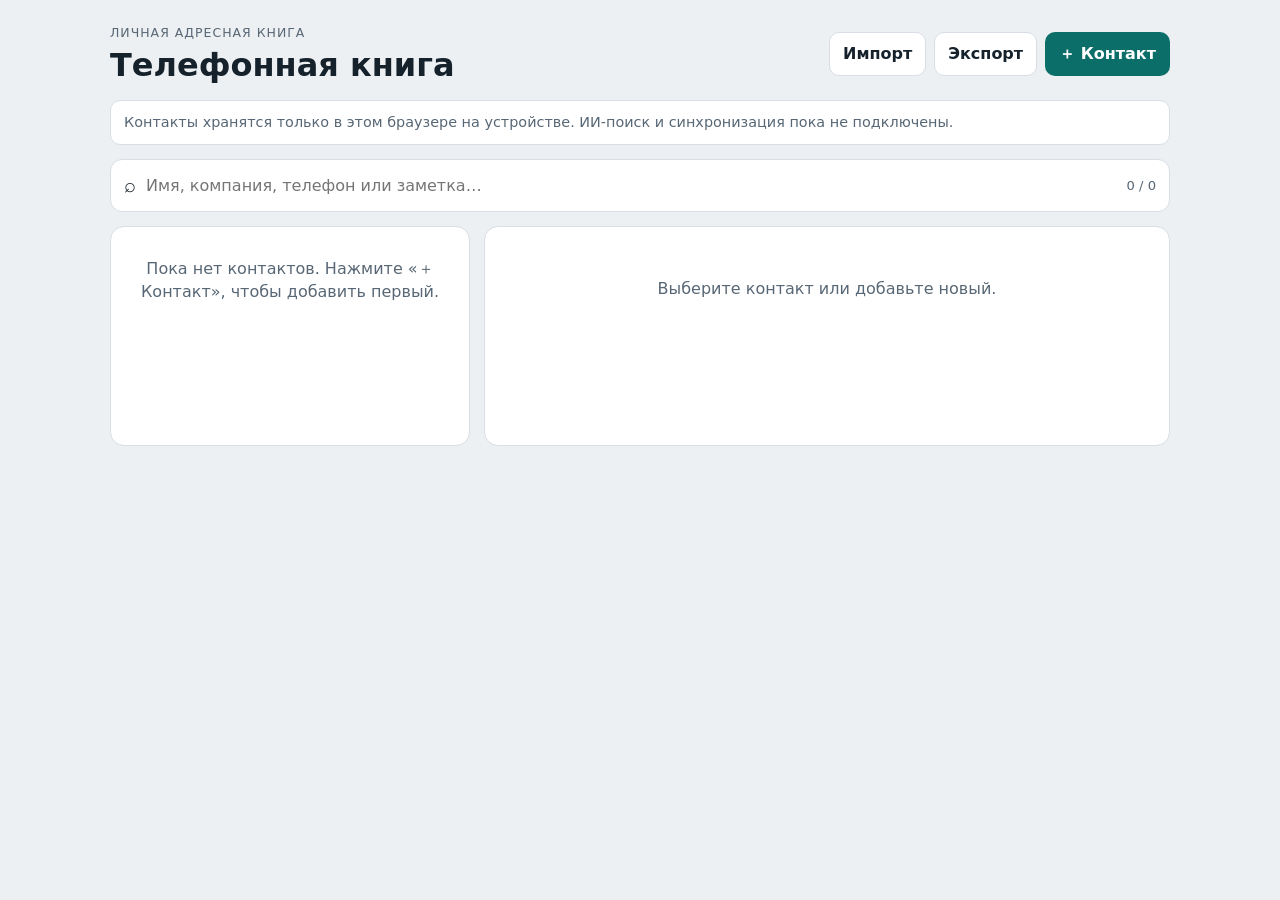
<file: docs/index.html>
<!doctype html>
<html lang="ru">
<head>
  <meta charset="utf-8">
  <meta name="viewport" content="width=device-width, initial-scale=1, viewport-fit=cover">
  <meta name="theme-color" content="#0b6e69">
  <meta name="description" content="Личная телефонная книга, работающая офлайн на этом устройстве.">
  <title>ИИ Телефонная книга</title>
  <link rel="manifest" href="./manifest.webmanifest">
  <link rel="icon" href="./icon.svg" type="image/svg+xml">
  <link rel="stylesheet" href="./styles.css">
  <script src="./app.js" defer></script>
</head>
<body>
  <header class="topbar">
    <div><p class="eyebrow">Личная адресная книга</p><h1>Телефонная книга</h1></div>
    <div class="toolbar">
      <button class="button secondary" id="installBtn" type="button" hidden>Установить</button>
      <button class="button secondary" id="importBtn" type="button">Импорт</button>
      <button class="button secondary" id="exportBtn" type="button">Экспорт</button>
      <button class="button primary" id="addBtn" type="button">＋ Контакт</button>
      <input id="fileInput" type="file" accept=".json,.csv,.txt" hidden>
    </div>
  </header>
  <main>
    <p class="notice" id="storageNotice">Контакты хранятся только в этом браузере на устройстве. ИИ-поиск и синхронизация пока не подключены.</p>
    <section class="searchbar" aria-label="Поиск по контактам">
      <label class="sr-only" for="search">Поиск по имени, компании, телефону или заметкам</label>
      <span aria-hidden="true">⌕</span><input id="search" type="search" placeholder="Имя, компания, телефон или заметка…" autocomplete="off">
      <span class="count" id="count" aria-live="polite"></span>
    </section>
    <div class="layout">
      <section class="contact-list" aria-label="Контакты"><div id="list"></div></section>
      <section class="detail" id="detail" aria-live="polite"><div class="empty">Выберите контакт или добавьте новый.</div></section>
    </div>
  </main>
  <dialog id="editor">
    <form id="contactForm" method="dialog">
      <div class="dialog-head"><h2 id="formTitle">Новый контакт</h2><button class="icon-button" value="cancel" aria-label="Закрыть">×</button></div>
      <input id="contactId" name="id" type="hidden">
      <label>Имя и фамилия<input id="name" name="name" maxlength="160" autocomplete="name"></label>
      <label>Компания<input id="company" name="company" maxlength="160" autocomplete="organization"></label>
      <label>Должность<input id="position" name="position" maxlength="160"></label>
      <label>Телефоны <span class="hint">по одному на строку</span><textarea id="phones" name="phones" rows="2" maxlength="1000" autocomplete="tel"></textarea></label>
      <label>Электронная почта <span class="hint">по одному на строку</span><textarea id="emails" name="emails" rows="2" maxlength="1000" autocomplete="email"></textarea></label>
      <div class="two-col"><label>Город<input id="city" name="city" maxlength="100" autocomplete="address-level2"></label><label>Страна<input id="country" name="country" maxlength="100" autocomplete="country-name"></label></div>
      <label>Ссылки <span class="hint">по одной на строку</span><textarea id="links" name="links" rows="2" maxlength="2000" placeholder="https://…"></textarea></label>
      <label>Теги <span class="hint">через запятую</span><input id="tags" name="tags" maxlength="500"></label>
      <label>Заметки<textarea id="notes" name="notes" rows="3" maxlength="4000"></textarea></label>
      <div class="dialog-actions"><button class="button secondary" value="cancel">Отмена</button><button class="button primary" id="saveBtn" value="save">Сохранить</button></div>
      <p class="form-error" id="formError" role="alert"></p>
    </form>
  </dialog>
  <dialog id="confirmDelete" class="small-dialog">
    <form method="dialog"><h2>Удалить контакт?</h2><p>Это действие нельзя отменить.</p><div class="dialog-actions"><button class="button secondary" value="cancel">Отмена</button><button class="button danger" id="confirmDeleteBtn" value="delete">Удалить</button></div></form>
  </dialog>
  <div class="toast" id="toast" role="status" aria-live="polite"></div>
</body>
</html>
</file>
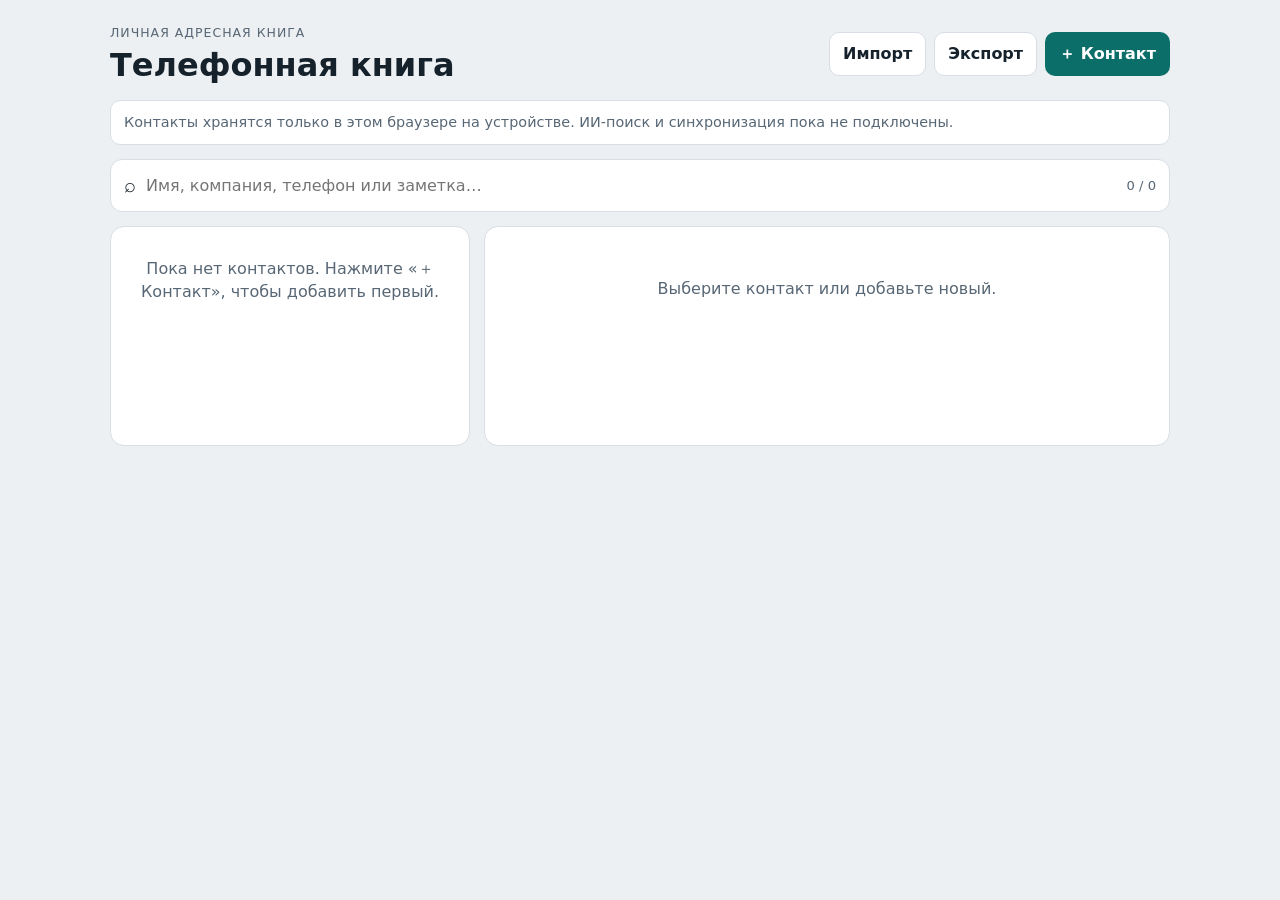
<file: pwa/index.html>
<!doctype html>
<html lang="ru">
<head>
  <meta charset="utf-8">
  <meta name="viewport" content="width=device-width, initial-scale=1, viewport-fit=cover">
  <meta name="theme-color" content="#0b6e69">
  <meta name="description" content="Личная телефонная книга, работающая офлайн на этом устройстве.">
  <title>ИИ Телефонная книга</title>
  <link rel="manifest" href="./manifest.webmanifest">
  <link rel="icon" href="./icon.svg" type="image/svg+xml">
  <link rel="stylesheet" href="./styles.css">
  <script src="./app.js" defer></script>
</head>
<body>
  <header class="topbar">
    <div><p class="eyebrow">Личная адресная книга</p><h1>Телефонная книга</h1></div>
    <div class="toolbar">
      <button class="button secondary" id="installBtn" type="button" hidden>Установить</button>
      <button class="button secondary" id="importBtn" type="button">Импорт</button>
      <button class="button secondary" id="exportBtn" type="button">Экспорт</button>
      <button class="button primary" id="addBtn" type="button">＋ Контакт</button>
      <input id="fileInput" type="file" accept=".json,.csv,.txt" hidden>
    </div>
  </header>
  <main>
    <p class="notice" id="storageNotice">Контакты хранятся только в этом браузере на устройстве. ИИ-поиск и синхронизация пока не подключены.</p>
    <section class="searchbar" aria-label="Поиск по контактам">
      <label class="sr-only" for="search">Поиск по имени, компании, телефону или заметкам</label>
      <span aria-hidden="true">⌕</span><input id="search" type="search" placeholder="Имя, компания, телефон или заметка…" autocomplete="off">
      <span class="count" id="count" aria-live="polite"></span>
    </section>
    <div class="layout">
      <section class="contact-list" aria-label="Контакты"><div id="list"></div></section>
      <section class="detail" id="detail" aria-live="polite"><div class="empty">Выберите контакт или добавьте новый.</div></section>
    </div>
  </main>
  <dialog id="editor">
    <form id="contactForm" method="dialog">
      <div class="dialog-head"><h2 id="formTitle">Новый контакт</h2><button class="icon-button" value="cancel" aria-label="Закрыть">×</button></div>
      <input id="contactId" type="hidden">
      <label>Имя и фамилия<input id="name" name="name" maxlength="160" autocomplete="name"></label>
      <label>Компания<input id="company" name="company" maxlength="160" autocomplete="organization"></label>
      <label>Должность<input id="position" name="position" maxlength="160"></label>
      <label>Телефоны <span class="hint">по одному на строку</span><textarea id="phones" rows="2" maxlength="1000" autocomplete="tel"></textarea></label>
      <label>Электронная почта <span class="hint">по одному на строку</span><textarea id="emails" rows="2" maxlength="1000" autocomplete="email"></textarea></label>
      <div class="two-col"><label>Город<input id="city" maxlength="100" autocomplete="address-level2"></label><label>Страна<input id="country" maxlength="100" autocomplete="country-name"></label></div>
      <label>Ссылки <span class="hint">по одной на строку</span><textarea id="links" rows="2" maxlength="2000" placeholder="https://…"></textarea></label>
      <label>Теги <span class="hint">через запятую</span><input id="tags" maxlength="500"></label>
      <label>Заметки<textarea id="notes" rows="3" maxlength="4000"></textarea></label>
      <div class="dialog-actions"><button class="button secondary" value="cancel">Отмена</button><button class="button primary" id="saveBtn" value="save">Сохранить</button></div>
      <p class="form-error" id="formError" role="alert"></p>
    </form>
  </dialog>
  <dialog id="confirmDelete" class="small-dialog">
    <form method="dialog"><h2>Удалить контакт?</h2><p>Это действие нельзя отменить.</p><div class="dialog-actions"><button class="button secondary" value="cancel">Отмена</button><button class="button danger" id="confirmDeleteBtn" value="delete">Удалить</button></div></form>
  </dialog>
  <div class="toast" id="toast" role="status" aria-live="polite"></div>
</body>
</html>
</file>
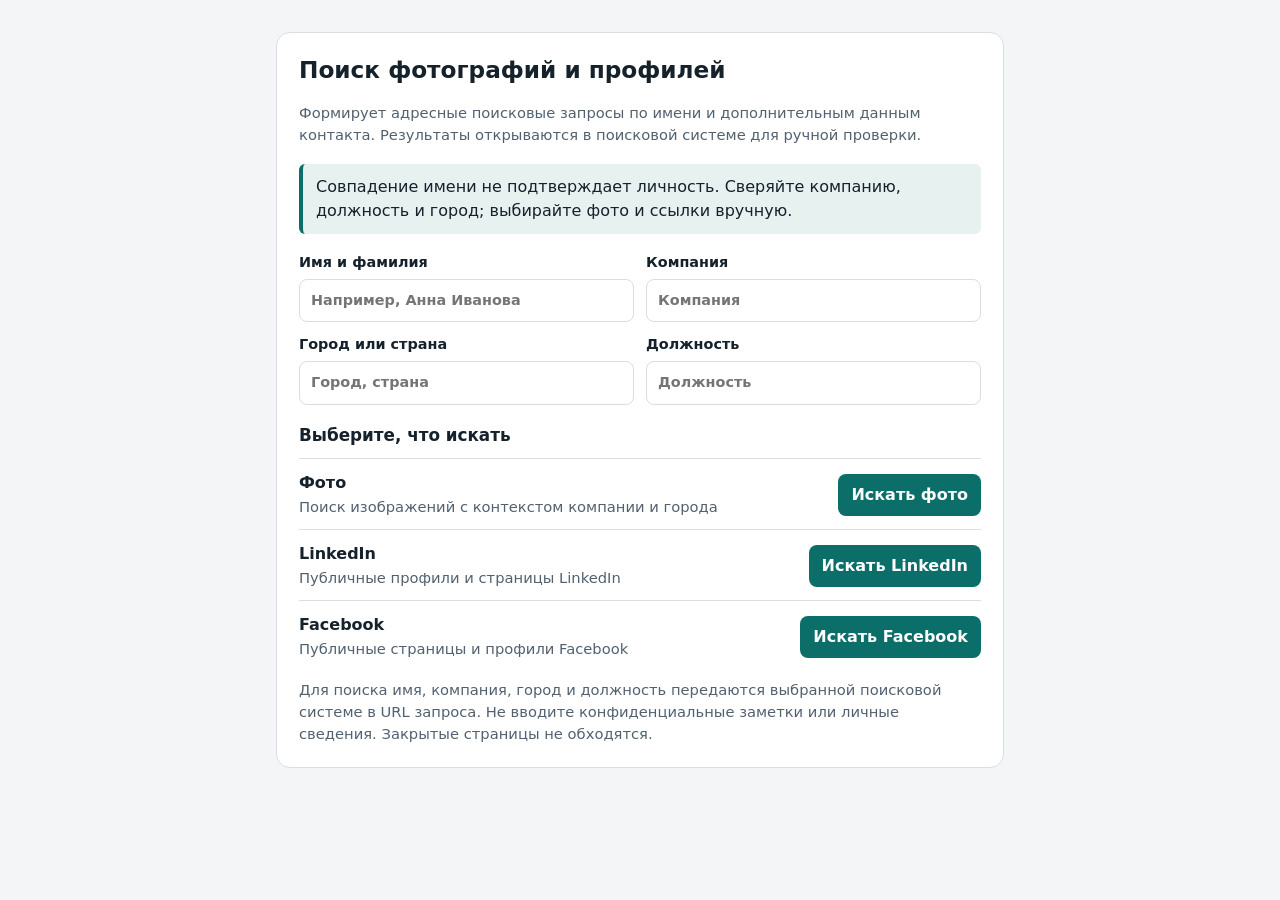
<file: social-search.html>
<!doctype html>
<html lang="ru">
<head>
  <meta charset="utf-8">
  <meta name="viewport" content="width=device-width, initial-scale=1">
  <meta name="color-scheme" content="light dark">
  <title>Поиск фото и профилей контакта — ИИ Телефонная книга</title>
  <style>
    :root { font: 16px/1.5 system-ui, sans-serif; color-scheme: light dark; --bg: #f3f5f7; --card: #fff; --ink: #15212b; --muted: #526170; --line: #d8dee4; --accent: #0b6e69; }
    @media (prefers-color-scheme: dark) { :root { --bg:#0e151b; --card:#15202a; --ink:#e5ecf1; --muted:#a8b4bf; --line:#2a3742; --accent:#42b9af; } }
    * { box-sizing: border-box; }
    body { margin: 0; background: var(--bg); color: var(--ink); font-family: system-ui, sans-serif; }
    main { max-width: 760px; margin: 32px auto; padding: 0 16px 40px; }
    .card { background: var(--card); border: 1px solid var(--line); border-radius: 14px; padding: 22px; display: grid; gap: 18px; }
    h1 { font-size: 1.45rem; line-height: 1.25; margin: 0; }
    h2 { font-size: 1.05rem; margin: 0; }
    p { margin: 0; }
    .muted, .privacy { color: var(--muted); font-size: .92rem; }
    .fields { display: grid; grid-template-columns: repeat(2, minmax(0, 1fr)); gap: 12px; }
    label { display: grid; gap: 5px; font-size: .9rem; font-weight: 600; }
    input { width: 100%; padding: 10px 11px; border: 1px solid var(--line); border-radius: 8px; background: var(--card); color: var(--ink); font: inherit; }
    .searches { display: grid; gap: 10px; }
    .search-row { display: flex; align-items: center; justify-content: space-between; gap: 14px; border-top: 1px solid var(--line); padding-top: 12px; }
    .search-row p { font-weight: 600; }
    button { border: 0; border-radius: 8px; padding: 9px 13px; background: var(--accent); color: #fff; font: inherit; font-weight: 650; cursor: pointer; }
    button:disabled { opacity: .5; cursor: not-allowed; }
    :focus-visible { outline: 3px solid #e6a700; outline-offset: 3px; }
    .notice { border-left: 4px solid var(--accent); background: color-mix(in srgb, var(--accent) 10%, var(--card)); padding: 11px 13px; border-radius: 6px; }
    a { color: var(--accent); }
    @media (max-width: 560px) { main { margin-top: 16px; } .card { padding: 16px; } .fields { grid-template-columns: 1fr; } .search-row { align-items: flex-start; flex-direction: column; } }
  </style>
</head>
<body>
  <main>
    <section class="card" aria-labelledby="title">
      <h1 id="title">Поиск фотографий и профилей</h1>
      <p class="muted">Формирует адресные поисковые запросы по имени и дополнительным данным контакта. Результаты открываются в поисковой системе для ручной проверки.</p>
      <div class="notice" role="note">Совпадение имени не подтверждает личность. Сверяйте компанию, должность и город; выбирайте фото и ссылки вручную.</div>
      <form id="searchForm" autocomplete="off">
        <div class="fields">
          <label>Имя и фамилия <input id="name" name="name" required maxlength="120" autocomplete="name" placeholder="Например, Анна Иванова"></label>
          <label>Компания <input id="company" name="company" maxlength="120" autocomplete="organization" placeholder="Компания"></label>
          <label>Город или страна <input id="location" name="location" maxlength="100" placeholder="Город, страна"></label>
          <label>Должность <input id="position" name="position" maxlength="120" placeholder="Должность"></label>
        </div>
      </form>
      <div class="searches" aria-label="Варианты поиска">
        <h2>Выберите, что искать</h2>
        <div class="search-row"><div><p>Фото</p><span class="muted">Поиск изображений с контекстом компании и города</span></div><button type="button" data-search="images">Искать фото</button></div>
        <div class="search-row"><div><p>LinkedIn</p><span class="muted">Публичные профили и страницы LinkedIn</span></div><button type="button" data-search="linkedin">Искать LinkedIn</button></div>
        <div class="search-row"><div><p>Facebook</p><span class="muted">Публичные страницы и профили Facebook</span></div><button type="button" data-search="facebook">Искать Facebook</button></div>
      </div>
      <p class="privacy">Для поиска имя, компания, город и должность передаются выбранной поисковой системе в URL запроса. Не вводите конфиденциальные заметки или личные сведения. Закрытые страницы не обходятся.</p>
    </section>
  </main>
  <script>
    "use strict";
    const form = document.querySelector("#searchForm");
    const read = id => document.querySelector(id).value.trim().replace(/[\r\n\t]+/g, " ");
    function makeQuery(kind) {
      const name = read("#name");
      const company = read("#company");
      const location = read("#location");
      const position = read("#position");
      const identity = [`"${name}"`, company, position, location].filter(Boolean).join(" ");
      if (kind === "images") return `${identity} (portrait OR photo OR фотография)`;
      if (kind === "linkedin") return `site:linkedin.com/in/ ${identity}`;
      return `site:facebook.com ${identity}`;
    }
    function searchURL(kind, query) {
      const params = new URLSearchParams({ q: query });
      if (kind === "images") params.set("tbm", "isch");
      return `https://www.google.com/search?${params.toString()}`;
    }
    document.querySelectorAll("[data-search]").forEach(button => {
      button.addEventListener("click", () => {
        if (!form.reportValidity()) return;
        const kind = button.dataset.search;
        const url = searchURL(kind, makeQuery(kind));
        window.open(url, "_blank", "noopener,noreferrer");
      });
    });
  </script>
</body>
</html>
</file>
<file: docs/styles.css>
:root { color-scheme: light dark; --bg:#edf0f3; --surface:#fff; --ink:#15212b; --muted:#586775; --line:#d8dee4; --accent:#0b6e69; --accent-contrast:#fff; --danger:#b42318; --soft:#e5f2f0; font:16px/1.45 system-ui,-apple-system,"Segoe UI",sans-serif; }
@media (prefers-color-scheme:dark) { :root { --bg:#0e151b; --surface:#15202a; --ink:#e5ecf1; --muted:#a2afbb; --line:#2a3742; --accent:#42b9af; --accent-contrast:#052220; --danger:#ff8a80; --soft:#173733; } }
* { box-sizing:border-box; }
body { margin:0; background:var(--bg); color:var(--ink); padding:env(safe-area-inset-top) 0 env(safe-area-inset-bottom); }
button,input,textarea { font:inherit; color:inherit; }
button { cursor:pointer; }
.topbar { max-width:1100px; margin:auto; padding:24px 20px 16px; display:flex; align-items:center; justify-content:space-between; gap:16px; }
h1,h2,h3,p { margin-top:0; }
h1 { margin-bottom:0; font-size:clamp(1.45rem,5vw,2rem); line-height:1.15; }
.eyebrow { color:var(--muted); font-size:.78rem; letter-spacing:.08em; text-transform:uppercase; margin:0 0 5px; }
.toolbar { display:flex; flex-wrap:wrap; gap:8px; }
.button { min-height:42px; border:1px solid transparent; border-radius:10px; padding:9px 13px; font-weight:650; }
.button.primary { background:var(--accent); color:var(--accent-contrast); }
.button.secondary { border-color:var(--line); background:var(--surface); }
.button.danger { background:var(--danger); color:#fff; }
.button.danger-outline { color:var(--danger); background:transparent; border-color:var(--line); }
main { max-width:1100px; margin:auto; padding:0 20px 40px; }
.notice { margin:0 0 14px; padding:11px 13px; color:var(--muted); background:var(--surface); border:1px solid var(--line); border-radius:10px; font-size:.9rem; }
.searchbar { display:flex; align-items:center; gap:10px; padding:8px 13px; background:var(--surface); border:1px solid var(--line); border-radius:12px; font-size:1.25rem; }
.searchbar input { flex:1; min-width:0; padding:6px 0; border:0; outline:0; background:transparent; font-size:1rem; }
.count { color:var(--muted); font-size:.82rem; white-space:nowrap; }
.layout { display:grid; grid-template-columns:minmax(260px,360px) minmax(0,1fr); gap:14px; margin-top:14px; align-items:start; }
.contact-list,.detail { min-width:0; min-height:220px; background:var(--surface); border:1px solid var(--line); border-radius:14px; overflow:hidden; }
.contact-row { display:flex; width:100%; min-height:68px; align-items:center; gap:11px; padding:10px 13px; text-align:left; background:transparent; border:0; border-bottom:1px solid var(--line); }
.contact-row:hover,.contact-row:focus-visible { background:var(--soft); }
.avatar { display:grid; flex:none; place-items:center; width:42px; height:42px; border-radius:50%; background:var(--soft); color:var(--accent); font-weight:750; }
.avatar.large { width:58px; height:58px; font-size:1.2rem; }
.row-copy { display:grid; min-width:0; gap:3px; }
.row-copy strong,.row-copy span { overflow:hidden; text-overflow:ellipsis; white-space:nowrap; }
.row-copy span,.detail-title p { color:var(--muted); font-size:.87rem; margin:0; }
.detail { padding:20px; }
.empty { padding:30px 18px; color:var(--muted); text-align:center; }
.detail-head { display:flex; align-items:center; gap:14px; margin-bottom:15px; }
.detail-title { min-width:0; }
.detail-title h2 { overflow-wrap:anywhere; margin:0 0 4px; font-size:1.35rem; }
.detail-actions { display:flex; gap:8px; margin-bottom:18px; }
.detail-field { border-top:1px solid var(--line); padding:13px 0; overflow-wrap:anywhere; }
.detail-field h3 { margin:0 0 6px; color:var(--muted); font-size:.76rem; letter-spacing:.06em; text-transform:uppercase; }
.detail-field p { margin:3px 0; }
a { color:var(--accent); }
dialog { width:min(600px,calc(100% - 24px)); max-height:calc(100dvh - 24px); overflow:auto; padding:0; border:1px solid var(--line); border-radius:16px; background:var(--surface); color:var(--ink); }
dialog::backdrop { background:#07121cb3; backdrop-filter:blur(2px); }
#contactForm,dialog form { display:grid; gap:13px; padding:20px; }
.dialog-head { display:flex; justify-content:space-between; align-items:center; gap:10px; }
.dialog-head h2,dialog h2 { margin:0; font-size:1.2rem; }
.icon-button { border:0; background:transparent; font-size:1.6rem; padding:0 7px; }
label { display:grid; gap:5px; font-size:.9rem; font-weight:600; }
input,textarea { min-width:0; width:100%; padding:10px 11px; border:1px solid var(--line); border-radius:9px; background:var(--bg); }
textarea { resize:vertical; }
.hint { color:var(--muted); font-size:.78rem; font-weight:400; }
.two-col { display:grid; grid-template-columns:1fr 1fr; gap:10px; }
.dialog-actions { display:flex; justify-content:flex-end; gap:8px; margin-top:4px; }
.form-error { min-height:1em; margin:0; color:var(--danger); font-size:.88rem; }
.small-dialog { max-width:380px; }
.small-dialog p { color:var(--muted); }
.toast { position:fixed; z-index:10; bottom:calc(18px + env(safe-area-inset-bottom)); left:50%; max-width:calc(100% - 32px); padding:11px 16px; transform:translate(-50%,20px); opacity:0; pointer-events:none; border-radius:10px; background:var(--ink); color:var(--bg); transition:opacity .18s,transform .18s; }
.toast.show { opacity:1; transform:translate(-50%,0); }
.sr-only { position:absolute; width:1px; height:1px; padding:0; margin:-1px; overflow:hidden; clip:rect(0,0,0,0); white-space:nowrap; border:0; }
:focus-visible { outline:3px solid #e6a700; outline-offset:2px; }
@media(max-width:720px) { .topbar { align-items:flex-start; flex-direction:column; padding-top:18px; } .toolbar { width:100%; } .toolbar .button { flex:1; } .layout { grid-template-columns:1fr; } .contact-list { min-height:120px; max-height:42vh; overflow:auto; } .detail { min-height:120px; } }
@media(max-width:420px) { main { padding-left:12px; padding-right:12px; } .topbar { padding-left:12px; padding-right:12px; } .toolbar { display:grid; grid-template-columns:1fr 1fr; } .two-col { grid-template-columns:1fr; } .detail { padding:16px; } }
@media(prefers-reduced-motion:reduce) { *,*::before,*::after { scroll-behavior:auto!important; transition:none!important; } }
</file>
<file: pwa/styles.css>
:root { color-scheme: light dark; --bg:#edf0f3; --surface:#fff; --ink:#15212b; --muted:#586775; --line:#d8dee4; --accent:#0b6e69; --accent-contrast:#fff; --danger:#b42318; --soft:#e5f2f0; font:16px/1.45 system-ui,-apple-system,"Segoe UI",sans-serif; }
@media (prefers-color-scheme:dark) { :root { --bg:#0e151b; --surface:#15202a; --ink:#e5ecf1; --muted:#a2afbb; --line:#2a3742; --accent:#42b9af; --accent-contrast:#052220; --danger:#ff8a80; --soft:#173733; } }
* { box-sizing:border-box; }
body { margin:0; background:var(--bg); color:var(--ink); padding:env(safe-area-inset-top) 0 env(safe-area-inset-bottom); }
button,input,textarea { font:inherit; color:inherit; }
button { cursor:pointer; }
.topbar { max-width:1100px; margin:auto; padding:24px 20px 16px; display:flex; align-items:center; justify-content:space-between; gap:16px; }
h1,h2,h3,p { margin-top:0; }
h1 { margin-bottom:0; font-size:clamp(1.45rem,5vw,2rem); line-height:1.15; }
.eyebrow { color:var(--muted); font-size:.78rem; letter-spacing:.08em; text-transform:uppercase; margin:0 0 5px; }
.toolbar { display:flex; flex-wrap:wrap; gap:8px; }
.button { min-height:42px; border:1px solid transparent; border-radius:10px; padding:9px 13px; font-weight:650; }
.button.primary { background:var(--accent); color:var(--accent-contrast); }
.button.secondary { border-color:var(--line); background:var(--surface); }
.button.danger { background:var(--danger); color:#fff; }
.button.danger-outline { color:var(--danger); background:transparent; border-color:var(--line); }
main { max-width:1100px; margin:auto; padding:0 20px 40px; }
.notice { margin:0 0 14px; padding:11px 13px; color:var(--muted); background:var(--surface); border:1px solid var(--line); border-radius:10px; font-size:.9rem; }
.searchbar { display:flex; align-items:center; gap:10px; padding:8px 13px; background:var(--surface); border:1px solid var(--line); border-radius:12px; font-size:1.25rem; }
.searchbar input { flex:1; min-width:0; padding:6px 0; border:0; outline:0; background:transparent; font-size:1rem; }
.count { color:var(--muted); font-size:.82rem; white-space:nowrap; }
.layout { display:grid; grid-template-columns:minmax(260px,360px) minmax(0,1fr); gap:14px; margin-top:14px; align-items:start; }
.contact-list,.detail { min-width:0; min-height:220px; background:var(--surface); border:1px solid var(--line); border-radius:14px; overflow:hidden; }
.contact-row { display:flex; width:100%; min-height:68px; align-items:center; gap:11px; padding:10px 13px; text-align:left; background:transparent; border:0; border-bottom:1px solid var(--line); }
.contact-row:hover,.contact-row:focus-visible { background:var(--soft); }
.avatar { display:grid; flex:none; place-items:center; width:42px; height:42px; border-radius:50%; background:var(--soft); color:var(--accent); font-weight:750; }
.avatar.large { width:58px; height:58px; font-size:1.2rem; }
.row-copy { display:grid; min-width:0; gap:3px; }
.row-copy strong,.row-copy span { overflow:hidden; text-overflow:ellipsis; white-space:nowrap; }
.row-copy span,.detail-title p { color:var(--muted); font-size:.87rem; margin:0; }
.detail { padding:20px; }
.empty { padding:30px 18px; color:var(--muted); text-align:center; }
.detail-head { display:flex; align-items:center; gap:14px; margin-bottom:15px; }
.detail-title { min-width:0; }
.detail-title h2 { overflow-wrap:anywhere; margin:0 0 4px; font-size:1.35rem; }
.detail-actions { display:flex; gap:8px; margin-bottom:18px; }
.detail-field { border-top:1px solid var(--line); padding:13px 0; overflow-wrap:anywhere; }
.detail-field h3 { margin:0 0 6px; color:var(--muted); font-size:.76rem; letter-spacing:.06em; text-transform:uppercase; }
.detail-field p { margin:3px 0; }
a { color:var(--accent); }
dialog { width:min(600px,calc(100% - 24px)); max-height:calc(100dvh - 24px); overflow:auto; padding:0; border:1px solid var(--line); border-radius:16px; background:var(--surface); color:var(--ink); }
dialog::backdrop { background:#07121cb3; backdrop-filter:blur(2px); }
#contactForm,dialog form { display:grid; gap:13px; padding:20px; }
.dialog-head { display:flex; justify-content:space-between; align-items:center; gap:10px; }
.dialog-head h2,dialog h2 { margin:0; font-size:1.2rem; }
.icon-button { border:0; background:transparent; font-size:1.6rem; padding:0 7px; }
label { display:grid; gap:5px; font-size:.9rem; font-weight:600; }
input,textarea { min-width:0; width:100%; padding:10px 11px; border:1px solid var(--line); border-radius:9px; background:var(--bg); }
textarea { resize:vertical; }
.hint { color:var(--muted); font-size:.78rem; font-weight:400; }
.two-col { display:grid; grid-template-columns:1fr 1fr; gap:10px; }
.dialog-actions { display:flex; justify-content:flex-end; gap:8px; margin-top:4px; }
.form-error { min-height:1em; margin:0; color:var(--danger); font-size:.88rem; }
.small-dialog { max-width:380px; }
.small-dialog p { color:var(--muted); }
.toast { position:fixed; z-index:10; bottom:calc(18px + env(safe-area-inset-bottom)); left:50%; max-width:calc(100% - 32px); padding:11px 16px; transform:translate(-50%,20px); opacity:0; pointer-events:none; border-radius:10px; background:var(--ink); color:var(--bg); transition:opacity .18s,transform .18s; }
.toast.show { opacity:1; transform:translate(-50%,0); }
.sr-only { position:absolute; width:1px; height:1px; padding:0; margin:-1px; overflow:hidden; clip:rect(0,0,0,0); white-space:nowrap; border:0; }
:focus-visible { outline:3px solid #e6a700; outline-offset:2px; }
@media(max-width:720px) { .topbar { align-items:flex-start; flex-direction:column; padding-top:18px; } .toolbar { width:100%; } .toolbar .button { flex:1; } .layout { grid-template-columns:1fr; } .contact-list { min-height:120px; max-height:42vh; overflow:auto; } .detail { min-height:120px; } }
@media(max-width:420px) { main { padding-left:12px; padding-right:12px; } .topbar { padding-left:12px; padding-right:12px; } .toolbar { display:grid; grid-template-columns:1fr 1fr; } .two-col { grid-template-columns:1fr; } .detail { padding:16px; } }
@media(prefers-reduced-motion:reduce) { *,*::before,*::after { scroll-behavior:auto!important; transition:none!important; } }
</file>
